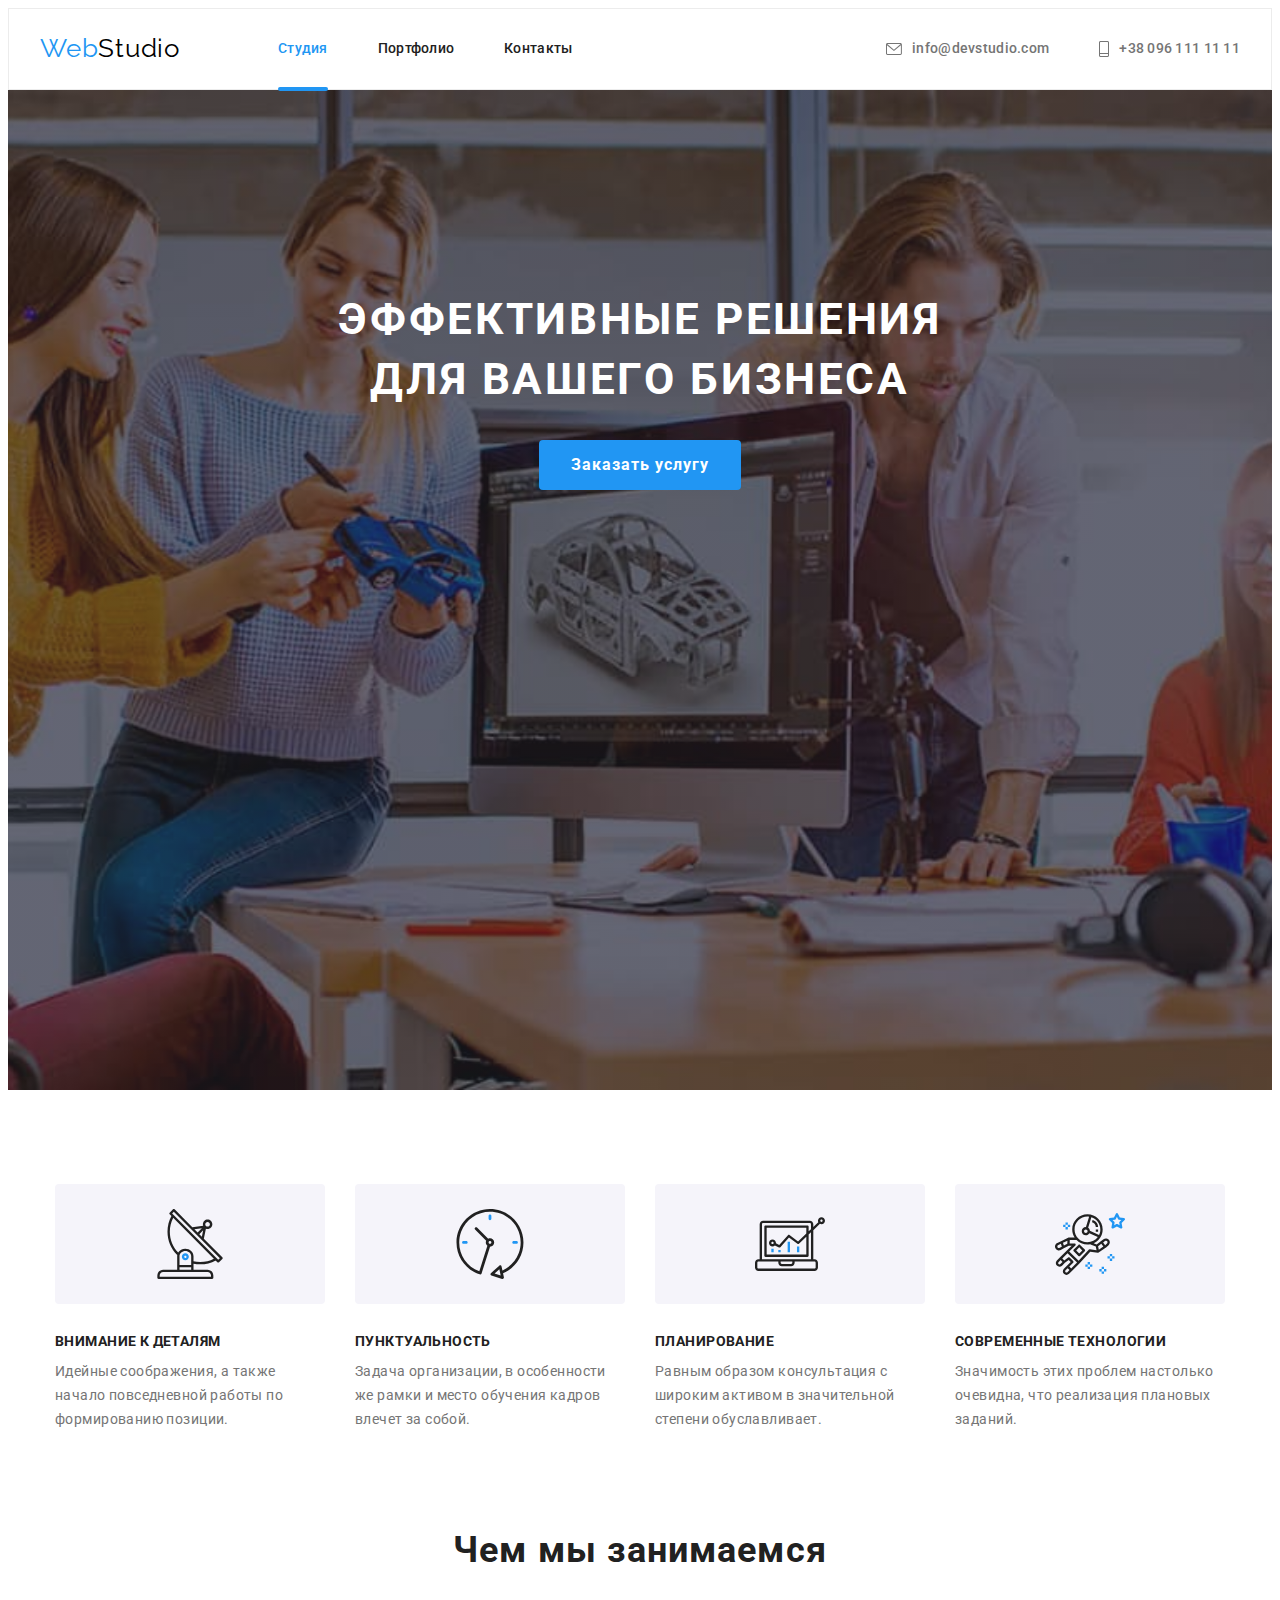
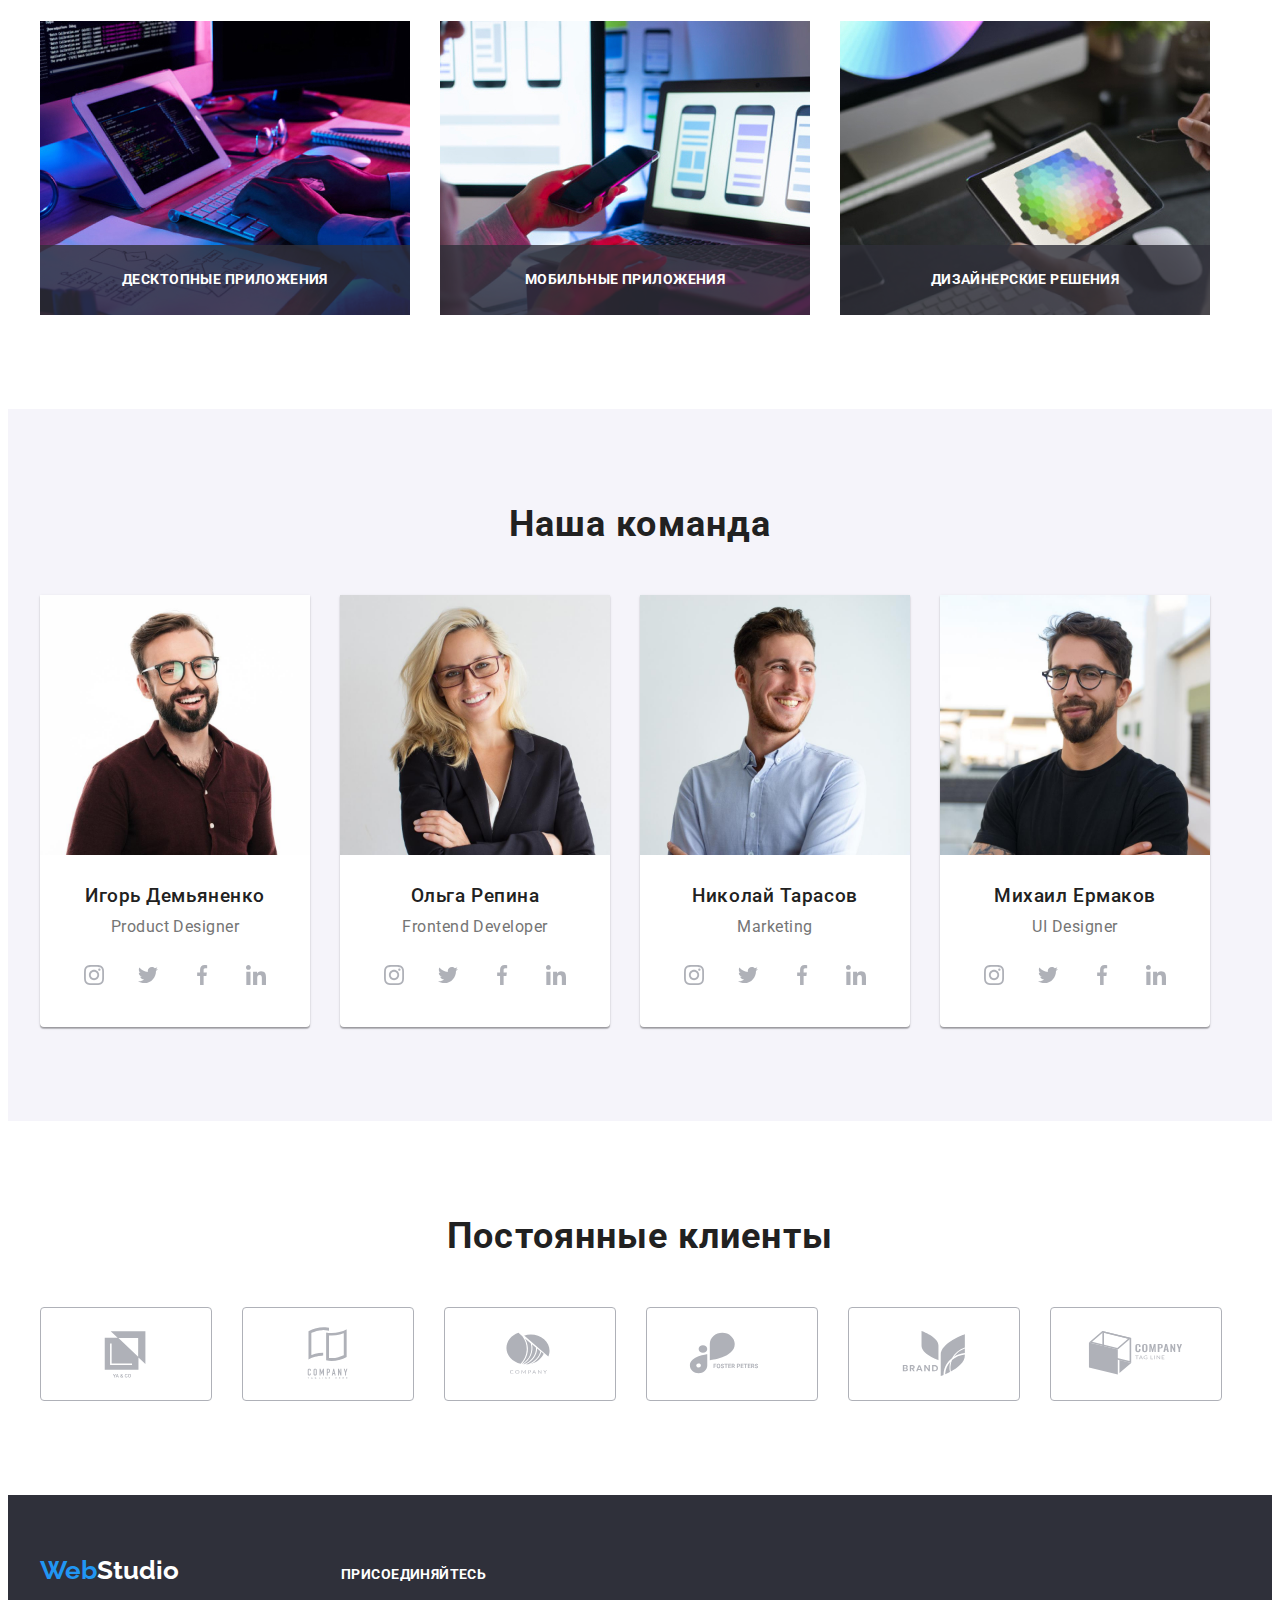
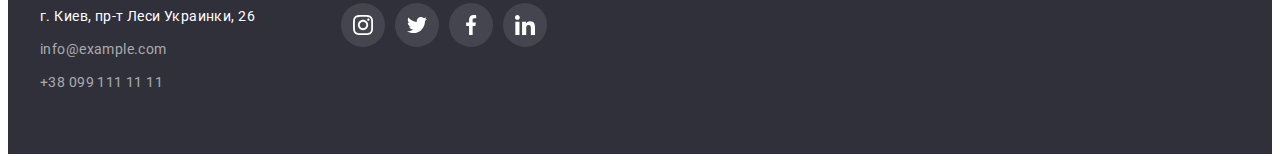
<file: index.html>
<!DOCTYPE html>
<html lang="ru">
<head>
    <meta charset="UTF-8">
    <meta http-equiv="X-UA-Compatible" content="IE=edge">
    <meta name="viewport" content="width=device-width, initial-scale=1.0">
    <title>Web Studio</title>
    <link rel="preconnect" href="https://fonts.googleapis.com">
    <link rel="preconnect" href="https://fonts.gstatic.com" crossorigin>
    <link
        href="https://fonts.googleapis.com/css2?family=Raleway:wght@700&family=Roboto+Slab:wght@400;500;600;900&family=Roboto:wght@400;500;700;900&display=swap"
        rel="stylesheet">
        <link rel="stylesheet" href="https://cdnjs.cloudflare.com/ajax/libs/modern-normalize/1.1.0/modern-normalize.min.css"
            integrity="sha512-wpPYUAdjBVSE4KJnH1VR1HeZfpl1ub8YT/NKx4PuQ5NmX2tKuGu6U/JRp5y+Y8XG2tV+wKQpNHVUX03MfMFn9Q=="
            crossorigin="anonymous" referrerpolicy="no-referrer" />
        <link rel="stylesheet" href="https://cdnjs.cloudflare.com/ajax/libs/animate.css/4.1.1/animate.min.css" />
    <link rel="stylesheet" href="./css/style.css">
</head>
<body>
<header class="header">
    <div class="container header-container">
        <nav class="header-nav">
            <a class="header-logo link" href="./index.html">Web<span class="studio-dark">Studio</span></a>
        <ul class="list menu-link">
            <li class="menu-item">
                <a href="./index.html" class="menu-list current link">Студия</a>
            </li>
            <li class="menu-item">
                <a href="./portfolio.html" class="menu-list link">Портфолио</a>
            </li>
            <li class="menu-item">
                <a href="mailto:info@devstudio.com-telto:+380961111111" class="menu-list link">Контакты</a>
            </li>
        </ul>
        </nav>
            <ul class="header-contacts list">
                <li class="menu-item">
                    <a href="mailto:info@devstudio.com" class="header-contacts header-email link">
                        <svg class="email-icon">
                            <use href="./img/sprite-connection.svg#icon-envelope"></use>
                        </svg>
                    info@devstudio.com</a></li>
                <li class="menu-item">
                    <a href="telto:+380961111111" class="header-contacts header-tel link">
                        <svg class="tel-icom">
                            <use href="./img/sprite-connection.svg#icon-vector"></use>
                        </svg>
                    +38 096 111 11 11</a></li>
            </ul>
    </div>
</header>
<main>
<section class="section-order order-overlay">
    <div class="container">
        <h1 class="order-text">Эффективные решения<br>
             для вашего бизнеса</h1>
            <button  type="button" data-modal-open class="order-button order-text-button">Заказать услугу</button>
    </div>    
</section>
<section class="section">
    <div class="container">
    <h2 class="features-title">Особенности</h2>
        <ul class="features-list list">
            <li class="features-item">
                <div class="features-icon-bg">
                    <svg class="feature-icon">
                        <use href="./img/features.svg#icon-antenna"></use>
                    </svg>
                </div>
            <h3 class="features-name">Внимание к деталям</h3>
            <p class="features-text">Идейные соображения, а также начало повседневной работы по формированию позиции.</p>
            </li>
            <li class="features-item">
                <div class="features-icon-bg">
                    <svg class="feature-icon">
                        <use href="./img/features.svg#icon-clock"></use>
                    </svg>
                </div>
            <h3 class="features-name">Пунктуальность</h3>
            <p class="features-text">Задача организации, в особенности же рамки и место обучения кадров влечет за собой.</p>
            </li>
            <li class="features-item"> 
                <div class="features-icon-bg">
                    <svg class="feature-icon">
                        <use href="./img/features.svg#icon-diagram"></use>
                    </svg>
                </div>
            <h3 class="features-name">Планирование</h3>
            <p class="features-text">Равным образом консультация с широким активом в значительной степени обуславливает.</p>
            </li>
            <li class="features-item">
                <div class="features-icon-bg">
                    <svg class="feature-icon">
                        <use href="./img/features.svg#icon-astronaut"></use>
                    </svg>
                </div>
            <h3 class="features-name">Современные технологии</h3>
            <p class="features-text">Значимость этих проблем настолько очевидна, что реализация плановых заданий.</p>
            </li>
        </ul> 
    </div>  
</section>
<section class="section-activities">
    <div class="container">
    <h2 class="activities-title">Чем мы занимаемся</h2>
        <ul class="activities-list list">
            <li class="activities-item">
            <img src="./img/coding.jpg" alt="программист набирает код" width="370" height="294">
            <p class="activities-text">Десктопные приложения</p>
            </li>
            <li class="activities-item">
            <img src="./img/phone-and-notebook.jpg" alt="веб дизайнер применяет телефон в разработке" width="370" height="294">
            <p class="activities-text">Мобильные приложения</p>
            </li>
            <li class="activities-item">
            <img src="./img/designering.jpg" alt="дизайнер выбирает цвет" width="370" height="294">
            <p class="activities-text">Дизайнерские решения</p>
            </li>
        </ul>
   </div> 
</section>
<section class="section section-team">
    <div class="container">
    <h2 class="team-title">Наша команда</h2>
    <ul class="team-list list">
        <li class="team-item">
            <img src="./img/igor-d.jpg" alt="игорь демьяненко" width="270" height="260">
            <div class="team-content">
                <h3 class="team-member">Игорь Демьяненко</h3>
                <p lang="en" class="team-profession">Product Designer</p>
                <ul class="team-social social-list list">
                    <li class="social-item">
                        <a href="" class="social-link">
                            <svg class="social-icon">
                                <use 
                                    href="./img/sprite-icon.svg#icon-instagram">
                                </use>
                            </svg>
                        </a>
                    </li>
                    <li class="social-item">
                        <a href="" class="social-link">
                            <svg class="social-icon">
                                <use 
                                    href="./img/sprite-icon.svg#icon-twitter">
                                </use>
                            </svg>
                        </a>
                    </li>
                    <li class="social-item">
                        <a href="" class="social-link">
                            <svg class="social-icon">
                                <use 
                                    href="./img/sprite-icon.svg#icon-facebook">
                                </use>
                            </svg>
                        </a>
                    </li>
                    <li class="social-item">
                        <a href="" class="social-link">
                            <svg class="social-icon">
                                <use 
                                    href="./img/sprite-icon.svg#icon-linkedin">
                                </use>
                            </svg>
                        </a>
                    </li>
                </ul>
            </div>
        </li>
        <li class="team-item">
            <img src="./img/olga-r.jpg" alt="ольга репина" width="270" height="260">
            <div class="team-content">
                <h3 class="team-member">Ольга Репина</h3>
                <p lang="en" class="team-profession">Frontend Developer</p>
                <ul class="team-social social-list list">
                    <li class="social-item">
                        <a href="" class="social-link">
                            <svg class="social-icon">
                                <use href="./img/sprite-icon.svg#icon-instagram">
                                </use>
                            </svg>
                         </a>
                    </li>
                    <li class="social-item">
                        <a href="" class="social-link">
                            <svg class="social-icon">
                                <use href="./img/sprite-icon.svg#icon-twitter">
                                </use>
                            </svg>
                        </a>
                    </li>
                    <li class="social-item">
                        <a href="" class="social-link">
                            <svg class="social-icon">
                                <use href="./img/sprite-icon.svg#icon-facebook">
                                </use>
                            </svg>
                        </a>
                    </li>
                    <li class="social-item">
                        <a href="" class="social-link">
                            <svg class="social-icon">
                                <use href="./img/sprite-icon.svg#icon-linkedin">
                                </use>
                            </svg>
                        </a>
                    </li>
                </ul>
            </div>
        </li>
        <li class="team-item">
            <img src="./img/nickolay-t.jpg" alt="николай тарасов" width="270" height="260">
            <div class="team-content">
                <h3 class="team-member">Николай Тарасов</h3>
                <p lang="en" class="team-profession">Marketing</p>
                <ul class="team-social social-list list">
                    <li class="social-item">
                        <a href="" class="social-link">
                            <svg class="social-icon">
                                <use href="./img/sprite-icon.svg#icon-instagram">
                                </use>
                            </svg>
                        </a>
                    </li>
                    <li class="social-item">
                        <a href="" class="social-link">
                            <svg class="social-icon">
                                <use href="./img/sprite-icon.svg#icon-twitter">
                                </use>
                            </svg>
                        </a>
                    </li>
                    <li class="social-item">
                        <a href="" class="social-link">
                            <svg class="social-icon">
                                <use href="./img/sprite-icon.svg#icon-facebook">
                                </use>
                            </svg>
                        </a>
                    </li>
                    <li class="social-item">
                        <a href="" class="social-link">
                            <svg class="social-icon">
                                <use href="./img/sprite-icon.svg#icon-linkedin">
                                </use>
                            </svg>
                        </a>
                    </li>
                </ul>
            </div>
        </li>
        <li class="team-item">
            <img src="./img/michael-e.jpg" alt="михаил ермаков" width="270" height="260">
            <div class="team-content">
                <h3 class="team-member">Михаил Ермаков</h3>
                <p lang="en" class="team-profession">UI Designer</p>
                <ul class="team-social social-list list">
                    <li class="social-item">
                        <a href="" class="social-link">
                            <svg class="social-icon">
                                <use href="./img/sprite-icon.svg#icon-instagram">
                                </use>
                            </svg>
                        </a>
                    </li>
                    <li class="social-item">
                        <a href="" class="social-link">
                            <svg class="social-icon">
                                <use href="./img/sprite-icon.svg#icon-twitter">
                                </use>
                            </svg>
                        </a>
                    </li>
                    <li class="social-item">
                        <a href="" class="social-link">
                            <svg class="social-icon">
                                <use href="./img/sprite-icon.svg#icon-facebook">
                                </use>
                            </svg>
                        </a>
                    </li>
                    <li class="social-item">
                        <a href="" class="social-link">
                            <svg class="social-icon">
                                <use href="./img/sprite-icon.svg#icon-linkedin">
                                </use>
                            </svg>
                        </a>
                    </li>
                </ul>
            </div> 
        </li>
    </ul>
    </div>
</section>
<section class="section">
    <div class="container">
        <h2 class="clients-title">Постоянные клиенты</h2>
            <ul class="clients-list list">
                <li class="client-item current">
                    <a href="" class="client-link">
                       <svg class="client-icon">
                           <use href="./img/company-logo.svg#icon-ya-co">
                           </use>
                       </svg>
                    </a>
                </li>
                <li class="client-item">
                    <a href="" class="client-link">
                       <svg class="client-icon">
                           <use href="./img/company-logo.svg#icon-tegline">
                           </use>
                       </svg>
                    </a>
                </li>
                <li class="client-item">
                    <a href="" class="client-link">
                       <svg class="client-icon">
                           <use href="./img/company-logo.svg#icon-company">
                           </use>
                       </svg>
                    </a>
                </li>
                <li class="client-item">
                    <a href="" class="client-link">
                       <svg class="client-icon">
                           <use href="./img/company-logo.svg#icon-foster">
                           </use>
                       </svg>
                    </a>
                </li>
                <li class="client-item">
                    <a href="" class="client-link">
                       <svg class="client-icon">
                           <use href="./img/company-logo.svg#icon-brand">
                           </use>
                       </svg>
                    </a>
                </li>
                <li class="client-item">
                    <a href="" class="client-link">
                       <svg class="client-icon">
                           <use href="./img/company-logo.svg#icon-teg-line">
                           </use>
                       </svg>
                    </a>    
                </li>
            </ul>
    </div>
</section>
</main>
<footer class="footer">
    <div class="footer-container container">
        <div class="footer-left">
        <a href="./index.html" class="footer-logo link">Web<span class="studio-light">Studio</span></a>
            <address class="adress">
                    <ul class="footer-list list">
                        <li class="footer-item"><a href="#" class="adress-link link">г. Киев, пр-т Леси Украинки, 26</a></li>
                        <li class="footer-item"><a href="mailto:info@example.com" class="contacts-link link">info@example.com</a></li>
                        <li class="footer-item"><a href="telto:+380991111111" class="contacts-link link">+38 099 111 11 11</a></li>
                    </ul>
            </address>
        </div> 
        <div class="social">
            <p class="footer-social">Присоединяйтесь</p> 
            <ul class="footer-social-list list">
                <li class="social-item">
                    <a href="" class="social-link">
                        <svg class="footer-social-icon">
                            <use href="./img/sprite-icon.svg#icon-instagram">
                            </use>
                        </svg>
                    </a>
                </li>
                <li class="social-item">
                    <a href="" class="social-link">
                        <svg class="footer-social-icon">
                            <use href="./img/sprite-icon.svg#icon-twitter">
                            </use>
                        </svg>
                    </a>
                </li>
                <li class="social-item">
                    <a href="" class="social-link">
                        <svg class="footer-social-icon">
                            <use href="./img/sprite-icon.svg#icon-facebook">
                            </use>
                        </svg>
                    </a>
                </li>
                <li class="social-item">
                    <a href="" class="social-link">
                        <svg class="footer-social-icon">
                            <use href="./img/sprite-icon.svg#icon-linkedin">
                            </use>
                        </svg>
                    </a>
                </li>
            </ul>
        </div>
    </div>
</footer>
<div class="backdrop is-hidden" data-modal>
    <div class="modal">
        <button type="button" class="modal-btn" data-modal-close>
            <svg class="modal-icon">
                <use href="./img/close.svg#icon-close"></use>
            </svg>
        </button>
    </div>
</div>
<script src="./js/modal.js"></script>
</body>
</html>
</file>
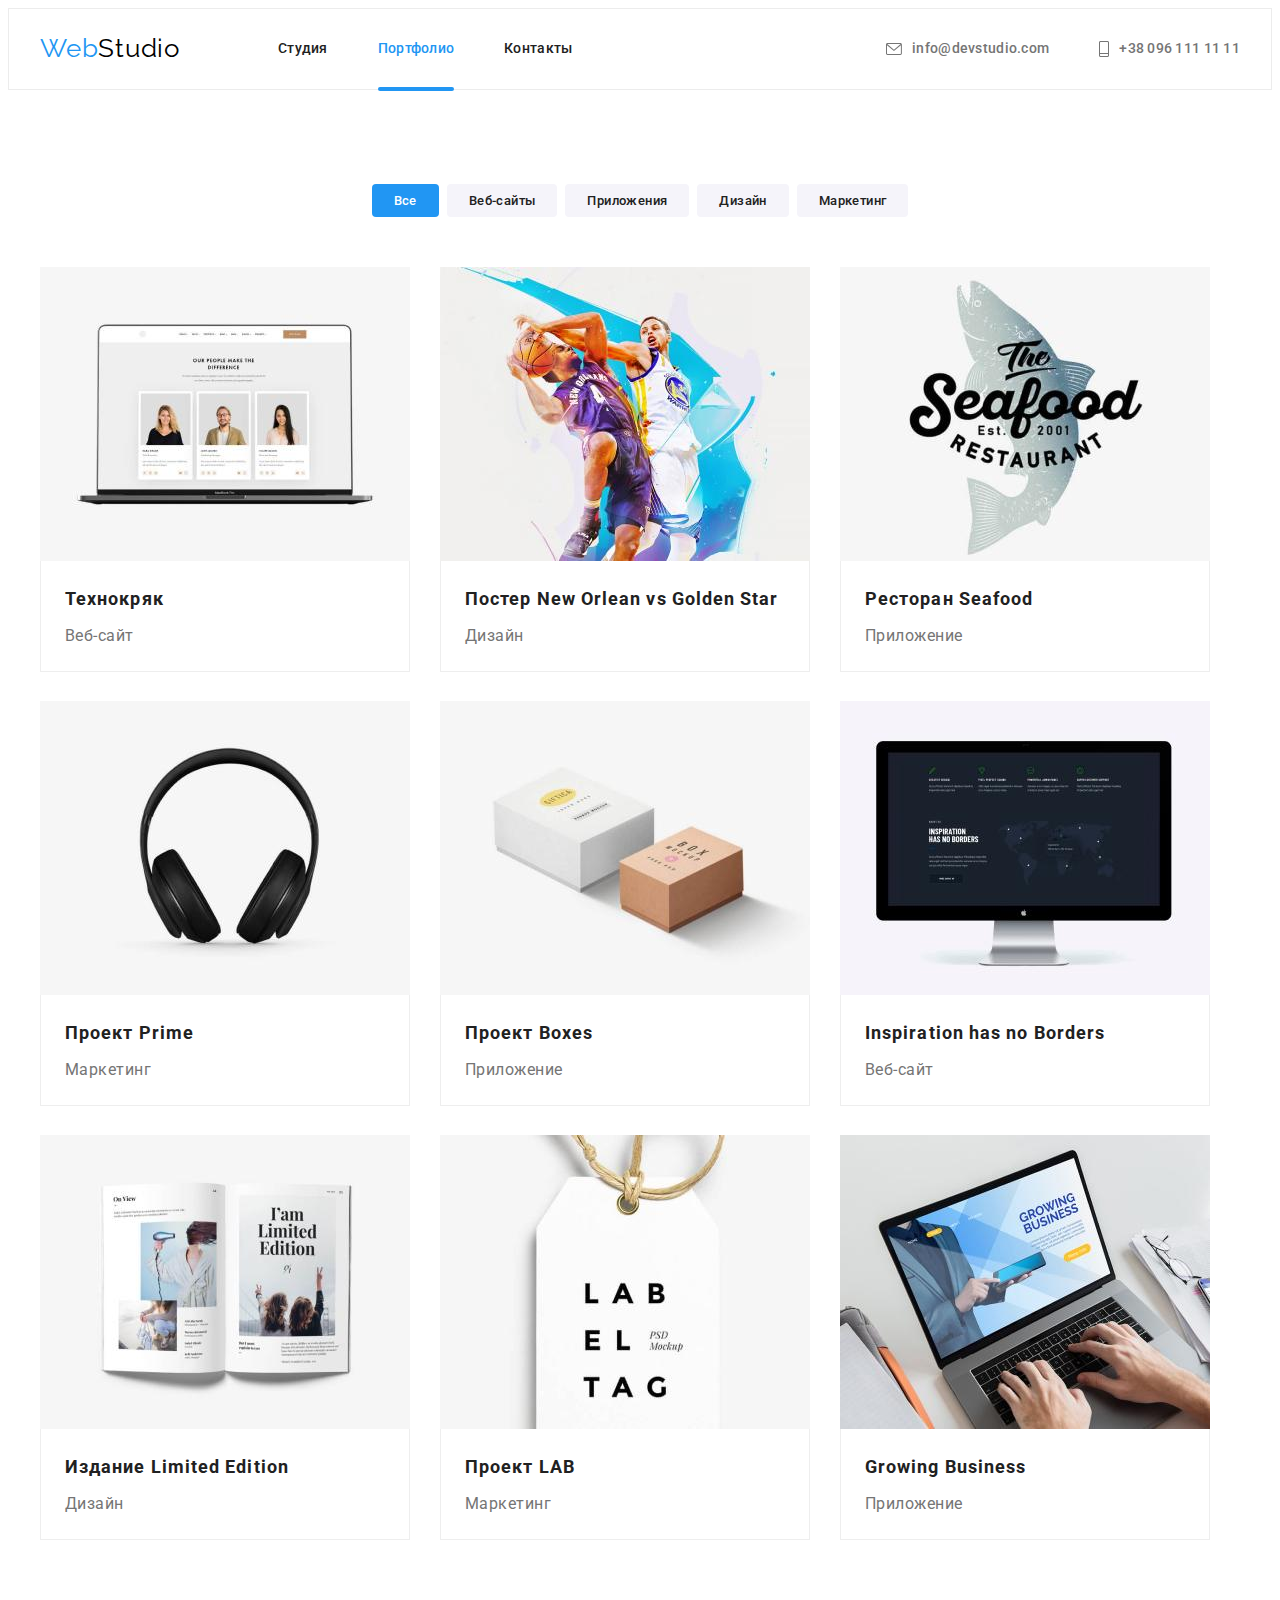
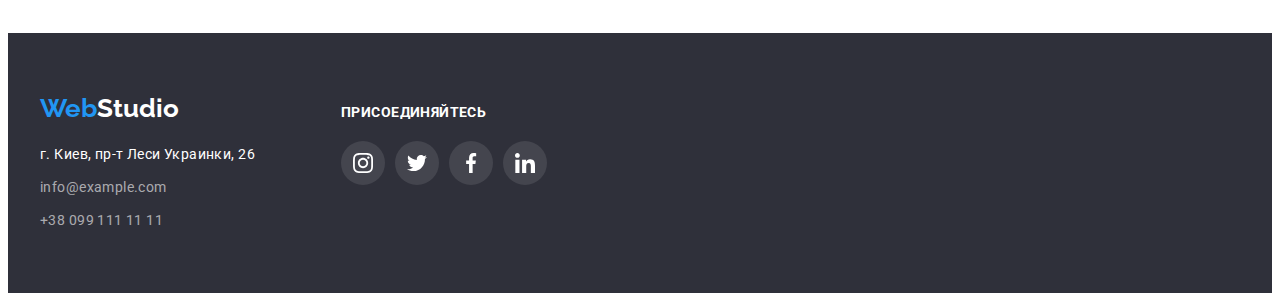
<file: portfolio.html>
<!DOCTYPE html>
<html lang="ru">

<head>
    <meta charset="UTF-8">
    <meta http-equiv="X-UA-Compatible" content="IE=edge">
    <meta name="viewport" content="width=device-width, initial-scale=1.0">
    <title>Web Studio</title>
    <link rel="preconnect" href="https://fonts.googleapis.com">
    <link rel="preconnect" href="https://fonts.gstatic.com" crossorigin>
    <link
        href="https://fonts.googleapis.com/css2?family=Raleway:wght@700&family=Roboto+Slab:wght@400;500;600;900&family=Roboto:wght@400;500;700;900&display=swap"
        rel="stylesheet">
    <link rel="stylesheet" href="https://cdnjs.cloudflare.com/ajax/libs/modern-normalize/1.1.0/modern-normalize.min.css"
        integrity="sha512-wpPYUAdjBVSE4KJnH1VR1HeZfpl1ub8YT/NKx4PuQ5NmX2tKuGu6U/JRp5y+Y8XG2tV+wKQpNHVUX03MfMFn9Q=="
        crossorigin="anonymous" referrerpolicy="no-referrer"/>
    <link rel="stylesheet" href="https://cdnjs.cloudflare.com/ajax/libs/animate.css/4.1.1/animate.min.css"/>
    <link rel="stylesheet" href="./css/style.css">
</head>

<body>
    <header class="header">
        <div class="container header-container">
            <nav class="header-nav">
                <a lang="en" class="header-logo link" href="./index.html">Web<span class="studio-dark">Studio</span></a>
                <ul class="list menu-link">
                    <li class="menu-item"><a href="./index.html" class="menu-list link">Студия</a></li>
                    <li class="menu-item"><a href="./portfolio.html" class="menu-list current link">Портфолио</a></li>
                    <li class="menu-item"><a href="mailto:info@devstudio.com-telto:+380961111111" class="menu-list link">Контакты</a></li>
                </ul>
            </nav>
                <ul class="header-contacts list">
                    <li class="menu-item">
                        <a href="mailto:info@devstudio.com" class="header-contacts header-email link">
                            <svg class="email-icon">
                                <use href="./img/sprite-connection.svg#icon-envelope"></use>
                            </svg>
                            info@devstudio.com
                        </a>
                    </li>
                    <li class="menu-item">
                        <a href="telto:+380961111111" class="header-contacts header-tel link">
                            <svg class="tel-icom">
                                <use href="./img/sprite-connection.svg#icon-vector"></use>
                            </svg>
                            +38 096 111 11 11
                        </a>
                    </li>
                </ul>
        </div>
    </header>
<main>
    <section class="section">
        <div class="container">
        <h1 class="projects">Фильтры</h1>
            <ul class="projects-list list">
                <li class="projects-item"><button type="button" class="button active-button current acсent-button">Все</button></li>
                <li class="projects-item"><button type="button" class="button active-button">Веб-сайты</button></li>
                <li class="projects-item"><button type="button" class="button active-button">Приложения</button></li>
                <li class="projects-item"><button type="button" class="button active-button">Дизайн</button></li>
                <li class="projects-item"><button type="button" class="button active-button">Маркетинг</button></li>
            </ul>
            <ul class="projects-navigation list">
                <li class="projects-icons">
                    <a href="#" class="projects-element">
                        <div class="projects-overflow">
                            <img src="./img/photo-web-site.jpg" alt="фотография сайта на экране" height="294">
                            <p class="projects-description">Технокряк это современная площадка распространения коронавируса. Компании используют эту платформу для цифрового
                            шпионажа и атак на защищённые сервера конкурентов.
                            </p>
                        </div>
                        <div class="projects-content">
                            <h2 class="projects-title">Технокряк</h2>
                            <p class="projects-text">Веб-сайт</p>
                        </div>
                    </a>
                </li>
                <li class="projects-icons">
                    <a href="#" class="projects-element">
                        <div class="projects-overflow">
                            <img src="./img/bascketball.jpg" alt="баскетболлисты" height="294">
                            <p class="projects-description">Технокряк это современная площадка распространения коронавируса. Компании используют эту
                                платформу для цифрового
                                шпионажа и атак на защищённые сервера конкурентов.
                            </p>
                        </div>
                        <div class="projects-content">
                            <h2 class="projects-title">Постер New Orlean vs Golden Star</h2>
                            <p class="projects-text">Дизайн</p>
                        </div>
                    </a>
                </li>
                <li class="projects-icons">
                    <a href="#" class="projects-element">
                        <div class="projects-overflow">
                            <img src="./img/seafood.jpg" alt="ресторан seafood" height="294">
                            <p class="projects-description">Технокряк это современная площадка распространения коронавируса. Компании используют эту
                                платформу для цифрового
                                шпионажа и атак на защищённые сервера конкурентов.
                            </p>
                        </div>
                        <div class="projects-content">
                            <h2 class="projects-title">Ресторан Seafood</h2>
                            <p class="projects-text">Приложение</p>
                        </div>
                    </a>
                </li>
                <li class="projects-icons">
                    <a href="#" class="projects-element">
                        <div class="projects-overflow">
                            <img src="./img/headphones.jpg" alt="наушники" height="294">
                            <p class="projects-description">Технокряк это современная площадка распространения коронавируса. Компании используют эту
                                платформу для цифрового
                                шпионажа и атак на защищённые сервера конкурентов.
                            </p>
                        </div>
                        <div class="projects-content">
                            <h2 class="projects-title">Проект Prime</h2>
                            <p class="projects-text">Маркетинг</p>
                        </div>
                    </a>
                </li>
                <li class="projects-icons">
                    <a href="#" class="projects-element">
                        <div class="projects-overflow">
                            <img src="./img/boxes.jpg" alt="коробки" height="294">
                            <p class="projects-description">Технокряк это современная площадка распространения коронавируса. Компании используют эту
                                платформу для цифрового
                                шпионажа и атак на защищённые сервера конкурентов.
                            </p>
                        </div>
                        <div class="projects-content">
                            <h2 class="projects-title">Проект Boxes</h2>
                            <p class="projects-text">Приложение</p>
                        </div>
                    </a>
                </li>
                <li class="projects-icons">
                    <a href="#" class="projects-element">
                        <div class="projects-overflow">
                            <img src="./img/monitor.jpg" alt="монитор" height="294">
                            <p class="projects-description">Технокряк это современная площадка распространения коронавируса. Компании используют эту
                                платформу для цифрового
                                шпионажа и атак на защищённые сервера конкурентов.
                            </p>
                        </div>
                        <div class="projects-content">
                            <h2 class="projects-title">Inspiration has no Borders</h2>
                            <p class="projects-text">Веб-сайт</p>
                        </div>
                    </a>
                </li>
                <li class="projects-icons">
                    <a href="#" class="projects-element">
                        <div class="projects-overflow">
                            <img src="./img/edition.jpg" alt="издание" height="294">
                            <p class="projects-description">Технокряк это современная площадка распространения коронавируса. Компании используют эту
                                платформу для цифрового
                                шпионажа и атак на защищённые сервера конкурентов.
                            </p>
                        </div>
                        <div class="projects-content">
                            <h2 class="projects-title">Издание Limited Edition</h2>
                            <p class="projects-text">Дизайн</p>
                        </div>
                    </a>
                </li>
                <li class="projects-icons">
                    <a href="#" class="projects-element">
                        <div class="projects-overflow">
                            <img src="./img/tag.jpg" alt="бирка" height="294">
                            <p class="projects-description">Технокряк это современная площадка распространения коронавируса. Компании используют эту
                                платформу для цифрового
                                шпионажа и атак на защищённые сервера конкурентов.
                            </p>
                        </div>
                        <div class="projects-content">
                            <h2 class="projects-title">Проект LAB</h2>
                            <p class="projects-text">Маркетинг</p>
                        </div>
                    </a>
                </li>
                <li class="projects-icons">
                    <a href="#" class="projects-element">
                        <div class="projects-overflow">
                            <img src="./img/growing-business.jpg" alt="открытый ноутбук" height="294">
                            <p class="projects-description">Технокряк это современная площадка распространения коронавируса. Компании используют эту
                                платформу для цифрового
                                шпионажа и атак на защищённые сервера конкурентов.
                            </p>
                        </div>
                        <div class="projects-content">
                            <h2 lang="en" class="projects-title">Growing Business</h2>
                            <p class="projects-text">Приложение</p>
                        </div>
                    </a>
                </li>
            </ul>
        </div>
    </section>
</main>
<footer class="footer">
    <div class="footer-container container">
        <div class="footer-left">
        <a href="./index.html" class="footer-logo link">Web<span class="studio-light">Studio</span></a>
            <address class="adress">
                <ul class="footer-list list">
                    <li class="footer-item"><a href="#" class="adress-link link">г. Киев, пр-т Леси Украинки, 26</a></li>
                    <li class="footer-item"><a href="mailto:info@example.com" class="contacts-link link">info@example.com</a></li>
                    <li class="footer-item"><a href="telto:+380991111111" class="contacts-link link">+38 099 111 11 11</a></li>
                </ul>
            </address>
        </div>    
        <div class="social">
            <p class="footer-social">Присоединяйтесь</p>
            <ul class="footer-social-list list">
                <li class="social-item">
                    <a href="" class="social-link">
                        <svg class="footer-social-icon">
                            <use href="./img/sprite-icon.svg#icon-instagram">
                            </use>
                        </svg>
                    </a>
                </li>
                <li class="social-item">
                    <a href="" class="social-link">
                        <svg class="footer-social-icon">
                            <use href="./img/sprite-icon.svg#icon-twitter">
                            </use>
                        </svg>
                    </a>
                </li>
                <li class="social-item">
                    <a href="" class="social-link">
                        <svg class="footer-social-icon">
                            <use href="./img/sprite-icon.svg#icon-facebook">
                            </use>
                        </svg>
                    </a>
                </li>
                <li class="social-item">
                    <a href="" class="social-link">
                        <svg class="footer-social-icon">
                            <use href="./img/sprite-icon.svg#icon-linkedin">
                            </use>
                        </svg>
                    </a>
                </li>
            </ul>
        </div>
    </div>
</footer>
</body>
</html>
</file>
<file: css/style.css>
:root {
  --primary-text-color: #757575;
  --line-color: #ececec;
  --border-color: #eeeeee;
  --primary-title-color: #212121;
  --second-title-color: #ffffff;
  --accent-color: #2196f3;
  --order-color: #2f303a;
  --second-accent-color: #188ce8;
  --footer-color: #2f303a;
  --background-color: #f5f4fa;
}

p,
h1,
h2,
h3,
h4,
h5,
h6 {
  margin: 0;
}

ul {
  margin: 0;
  padding: 0;
}

img {
  display: block;
}

.container {
  width: 1200px;
  padding-left: 15px;
  padding-right: 15px;
  margin: 0 auto;
}

.header {
  display: flex;
  align-items: center;
  border: 1px solid var(--line-color);
}

body {
  font-family: 'Roboto', sans-serif;
  background-color: var(--second-title-color);
  color: var(--primary-title-color);
}

.section {
  padding-top: 94px;
  padding-bottom: 94px;
}

.list {
  list-style: none;
}

.link {
  text-decoration: none;
}

/*--логотип--*/

.header-container {
  display: flex;
  align-items: center;
}

.header-nav {
  display: flex;
  align-items: center;
}

.header-logo {
  color: var(--accent-color);
  font-family: 'Raleway', sans-serif;
  font-size: 26px;
  line-height: 1.19;
  letter-spacing: 0.03em;
  margin-right: 93px;
}

.header-logo.link {
  display: block;
  padding-top: 24px;
  padding-bottom: 25px;
  width: 145px;
}

.studio-dark {
  color: #000;
  font-family: 'Raleway', sans-serif;
  font-size: 26px;
}

/*--меню навигации--*/

.menu-link {
  display: flex;
}

.menu-link .menu-item:not(:last-child) {
  margin-right: 50px;
}

.menu-list {
  display: block;
  font-weight: 500;
  font-size: 14px;
  line-height: 1.14;
  letter-spacing: 0.02em;
  color: var(--header-color);
  padding-top: 32px;
  padding-bottom: 32px;
  transition: color 250ms cubic-bezier(0.4, 0, 0.2, 1);
}

.menu-list:hover,
.menu-list:focus,
.menu-list.current,
.header-contacts:hover,
.header-contacts:focus {
  color: var(--accent-color);
}

.menu-item {
  position: relative;
  display: inline-flex;
}

.menu-item .current::after {
  content: '';
  display: block;
  width: 100%;
  height: 4px;
  bottom: -2px;
  justify-content: center;
  align-items: center;
  border-radius: 2px;
  background-color: var(--accent-color);
  position: absolute;
}

/*--контакты--*/

.header-contacts {
  display: inline-flex;
  margin-left: auto;
  color: var(--primary-text-color);
  font-weight: 500;
  font-size: 14px;
  line-height: 1.14;
  letter-spacing: 0.02em;
  transition: color 250ms cubic-bezier(0.4, 0, 0.2, 1);
}

.header-email,
.header-tel {
  padding-top: 32px;
  padding-bottom: 32px;
  align-items: center;
}

.email-icon {
  width: 16px;
  height: 12px;
}

.tel-icom {
  width: 10px;
  height: 16px;
}

.tel-icom,
.email-icon {
  align-items: center;
  fill: var(--primary-text-color);
}

.header-contacts:hover .tel-icom,
.header-contacts:focus .tel-icom,
.header-contacts:hover .email-icon,
.header-contacts:focus .email-icon {
  fill: var(--accent-color);
}

.header-contacts .menu-item + .menu-item {
  margin-left: 50px;
}

.menu-item .email-icon,
.menu-item .tel-icom {
  margin-right: 10px;
}

/*--эффективные решения для вашего бизнеса--*/

.section-order {
  display: flex;
  flex-wrap: wrap;
  padding-top: 200px;
  padding-bottom: 200px;
  background-color: var(--order-color);
}

.order-overlay {
  max-width: 1600px;
  height: 600px;
  margin-left: auto;
  margin-right: auto;
  background-image: linear-gradient(rgba(47, 48, 58, 0.4), rgba(47, 48, 58, 0.4)),
    url('../img/designers.jpg');
  background-repeat: no-repeat;
  background-position: center;
  background-size: cover;
}

.order-text {
  text-transform: uppercase;
  font-weight: bold;
  font-size: 44px;
  line-height: 1.36;
  text-align: center;
  letter-spacing: 0.06em;
  align-items: center;
  justify-content: center;
  color: var(--second-title-color);
  margin-bottom: 30px;
}

.order-button {
  display: block;
  font-family: Roboto;
  font-style: normal;
  font-weight: bold;
  font-size: 16px;
  line-height: 1.88;
  justify-content: center;
  letter-spacing: 0.06em;
  height: 50px;
  color: var(--second-title-color);
  background-color: var(--accent-color);
  border-radius: 4px;
  border: 0;
  cursor: pointer;
  margin: 0 auto;
  transition: background-color 250ms cubic-bezier(0.4, 0, 0.2, 1);
}

.order-text-button {
  padding: 10px 32px;
}

.order-button:focus,
.order-button:hover {
  cursor: pointer;
  background-color: var(--second-accent-color);
}

/*--особенности--*/

.features-list {
  display: flex;
  justify-content: center;
}

.features-item:not(:last-child) {
  margin-right: 30px;
}

.features-title {
  visibility: hidden;
  display: none;
}

.features-name {
  text-transform: uppercase;
  font-weight: bold;
  margin-bottom: 10px;
  font-size: 14px;
  line-height: 1.14;
  letter-spacing: 0.03em;
  color: var(--primary-title-color);
  width: 270px;
  height: 16px;
}

.features-icon-bg {
  display: flex;
  justify-content: center;
  align-items: center;
  height: 120px;
  width: 270px;
  margin-bottom: 30px;
  border-radius: 4px;
  background: var(--background-color);
}

.feature-icon {
  width: 70px;
  height: 70px;
}

.features-text {
  font-weight: normal;
  font-size: 14px;
  line-height: 1.71;
  letter-spacing: 0.03em;
  color: var(--primary-text-color);
  width: 270px;
  height: 75px;
}

/*--чем мы занимаемся--*/

.section-activities {
  padding-bottom: 94px;
}

.activities-list {
  display: flex;
}

.activities-item:not(:last-child) {
  margin-right: 30px;
}

.activities-item {
  position: relative;
}

.activities-title {
  font-weight: bold;
  font-size: 36px;
  line-height: 1.17;
  text-align: center;
  letter-spacing: 0.03em;
  color: var(--primary-title-color);
  margin-bottom: 50px;
}

.activities-text {
  font-family: Roboto;
  font-style: normal;
  font-weight: 700;
  font-size: 14px;
  line-height: 1.14;
  text-align: center;
  letter-spacing: 0.03em;
  text-transform: uppercase;
  color: var(--second-title-color);
  background: rgba(47, 48, 58, 0.8);

  display: flex;
  align-items: center;
  justify-content: center;
  position: absolute;
  width: 100%;
  height: 70px;
  left: 0px;
  bottom: 0px;
}

/*--наша команда--*/

.section-team {
  background-color: var(--background-color);
}

.team-list {
  display: flex;
}

.team-title {
  font-family: inherit;
  font-weight: bold;
  font-size: 36px;
  line-height: 1.17;
  letter-spacing: 0.03em;
  color: var(--primary-title-color);
  text-align: center;
  margin-bottom: 50px;
}

.team-item:not(:last-child) {
  margin-right: 30px;
}

.team-item {
  background-color: var(--second-title-color);
  border-radius: 0px 0px 4px 4px;
  box-shadow: 0px 1px 3px rgba(0, 0, 0, 0.12), 0px 1px 1px rgba(0, 0, 0, 0.14),
    0px 2px 1px rgba(0, 0, 0, 0.2);
}

.team-content {
  padding: 30px 32px;
}

.team-member {
  font-weight: 500;
  line-height: 1.19;
  letter-spacing: 0.03em;
  text-align: center;
  color: var(--primary-title-color);
  margin-bottom: 10px;
}

.team-profession {
  line-height: 1.19;
  letter-spacing: 0.03em;
  text-align: center;
  color: var(--primary-text-color);
  margin-bottom: 16px;
}

.social-list {
  display: flex;
  justify-content: center;
}

.social-item {
  width: 44px;
  height: 44px;
}

.social-item:not(:last-child) {
  margin-right: 10px;
}

.social-link {
  width: 100%;
  height: 100%;
  border-radius: 50%;
  display: flex;
  align-items: center;
  justify-content: center;
  cursor: pointer;
  color: #afb1b8;
  background-color: var(--second-title-color);
  transition: background-color 250ms cubic-bezier(0.4, 0, 0.2, 1);
}

.social-link:hover,
.social-link:focus {
  background-color: var(--accent-color);
}

.social-icon {
  fill: currentColor;
  width: 20px;
  height: 20px;
  transition: fill 250ms cubic-bezier(0.4, 0, 0.2, 1);
}

.social-link:hover .social-icon,
.social-link:focus .social-icon {
  fill: var(--second-title-color);
}

/*--постоянные клиенты--*/

.clients-title {
  font-family: inherit;
  font-style: normal;
  font-weight: bold;
  font-size: 36px;
  line-height: 1.17;
  text-align: center;
  letter-spacing: 0.03em;
  color: var(--primary-title-color);
  margin-bottom: 50px;
}

.clients-list {
  display: flex;
  box-sizing: border-box;
}

.client-item {
  justify-content: center;
}

.client-item:not(:last-child) {
  margin-right: 30px;
}

.client-link {
  width: 170px;
  height: 92px;
  display: flex;
  align-items: center;
  justify-content: center;
  border: 1px solid currentColor;
  border-radius: 4px;
  color: #afb1b8;
  transition: border 250ms cubic-bezier(0.4, 0, 0.2, 1);
}

.client-link:hover,
.client-link:focus,
.client-link.current {
  border-color: var(--accent-color);
}

.client-link:hover .client-icon,
.client-link:focus .client-icon {
  fill: var(--accent-color);
}

.client-icon {
  fill: currentColor;
  width: 106px;
  height: 60px;
  border-radius: 4px;
  justify-content: center;
  align-items: center;
  transition: fill 250ms cubic-bezier(0.4, 0, 0.2, 1);
}

/*--Футер--*/

.footer {
  padding-top: 60px;
  padding-bottom: 60px;
  background-color: var(--footer-color);
  display: flex;
}

.footer-container {
  display: flex;
  align-items: baseline;
}

.footer-left {
  width: 231px;
  margin-right: 70px;
  display: block;
}

.footer-item:not(:last-child) {
  margin-bottom: 9px;
}

.footer-logo {
  font-family: 'Raleway', sans-serif;
  font-style: normal;
  font-weight: 700;
  font-size: 26px;
  text-decoration: none;
  display: flex;
  margin-bottom: 20px;
  color: var(--accent-color);
}

.studio-light {
  color: var(--second-title-color);
  font-family: 'Raleway', sans-serif;
  font-size: 26px;
}

.adress {
  font-style: normal;
  display: block;
}

.adress-link {
  font-size: 14px;
  line-height: 1.71;
  letter-spacing: 0.03em;
  color: var(--second-title-color);
}

.contacts-link {
  font-size: 14px;
  line-height: 1.71;
  letter-spacing: 0.03em;
  color: rgba(255, 255, 255, 0.6);
  transition: color 250ms cubic-bezier(0.4, 0, 0.2, 1);
}

.contacts-link:focus,
.contacts-link:hover {
  color: var(--accent-color);
}

.social {
  width: 206px;
}

.footer-social {
  font-family: Roboto;
  font-style: normal;
  font-weight: bold;
  display: flex;
  font-size: 14px;
  line-height: 1.14;
  letter-spacing: 0.03em;
  text-transform: uppercase;
  color: var(--second-title-color);
  margin-bottom: 20px;
}

.footer-social-list {
  display: flex;
  justify-content: center;
}

.footer-social-list .social-link {
  width: 100%;
  height: 100%;
  border-radius: 50%;
  display: flex;
  align-items: center;
  justify-content: center;
  cursor: pointer;
  background: rgba(255, 255, 255, 0.1);
  transition: background-color 250ms cubic-bezier(0.4, 0, 0.2, 1);
}

.social-link:hover,
.social-link:focus {
  background-color: var(--accent-color);
  fill: currentColor;
}

.footer-social-icon {
  fill: var(--second-title-color);
  width: 20px;
  height: 20px;
}

/*-----------projects-----------*/

.projects,
.projects:hover {
  visibility: hidden;
  display: none;
}

.projects-title {
  font-size: 18px;
  line-height: 2;
  letter-spacing: 0.06em;
  color: var(--primary-title-color);
  text-align: start;
  margin-bottom: 4px;
}

.projects-list {
  font-family: inherit;
  display: flex;
  justify-content: center;
  margin-bottom: 50px;
}

.projects-item:not(:last-child) {
  margin-right: 8px;
}

.projects-text {
  line-height: 1.88;
  letter-spacing: 0.03em;
  color: var(--primary-text-color);
  text-align: start;
}

.button {
  font-family: inherit;
  font-weight: 500;
  line-height: 1.6;
  text-align: center;
  letter-spacing: 0.03em;
  border-radius: 4px;
  border: 0;
  cursor: pointer;
  background-color: var(--background-color);
  color: var(--primary-title-color);
  padding: 6px 22px;
  transition: color 250ms cubic-bezier(0.4, 0, 0.2, 1),
    background-color 250ms cubic-bezier(0.4, 0, 0.2, 1),
    box-shadow 250ms cubic-bezier(0.4, 0, 0.2, 1);
}

.acсent-button {
  background-color: var(--accent-color);
  color: var(--second-title-color);
}

.button .current,
.button:focus,
.button:hover,
.button.active-button :hover,
.button.active-button :focus {
  background-color: var(--accent-color);
  color: var(--second-title-color);
  box-shadow: 0px 3px 1px rgba(0, 0, 0, 0.1), 0px 1px 2px rgba(0, 0, 0, 0.08),
    0px 2px 2px rgba(0, 0, 0, 0.12);
}

.projects-navigation {
  display: flex;
  flex-wrap: wrap;
}

.projects-icons {
  width: 370px;
  height: 404px;
  display: flex;
  margin-right: 30px;
  margin-bottom: 30px;
}

.projects-icons:hover .projects-description {
  transform: translateY(0%);
}

.projects-element {
  text-decoration: none;
  display: block;
  transition: box-shadow 250ms cubic-bezier(0.4, 0, 0.2, 1);
}

.projects-element:hover,
.projects-element:focus {
  box-sizing: border-box;
  box-shadow: 0px 1px 1px rgba(0, 0, 0, 0.12), 0px 4px 4px rgba(0, 0, 0, 0.06),
    1px 4px 6px rgba(0, 0, 0, 0.16);
}

.projects-icons:nth-child(3n) {
  margin-right: 0px;
}

.projects-icons:nth-last-child(-n + 3) {
  margin-bottom: 0px;
}

.projects-content {
  padding: 20px 24px;
  border-left: 1px solid var(--border-color);
  border-right: 1px solid var(--border-color);
  border-bottom: 1px solid var(--border-color);
}

.projects-overflow {
  position: relative;
  overflow: hidden;
  display: flex;
}

.projects-description {
  font-family: 'Roboto';
  font-style: normal;
  font-weight: normal;
  cursor: pointer;
  font-size: 18px;
  line-height: 1.56;
  letter-spacing: 0.03em;
  color: var(--second-title-color);
  background: rgba(33, 150, 243, 0.9);
  position: absolute;
  width: 100%;
  height: 100%;
  top: 0px;
  left: 0px;
  padding: 63px 24px;
  text-align: start;
  transform: translateY(100%);
  transition: transform 250ms cubic-bezier(0.4, 0, 0.2, 1);
}

.projects-element:hover .projects-description,
.projects-element:focus .projects-description {
  transform: translateY(0);
}

/*---модальное окно---*/

.backdrop {
  width: 100vw;
  height: 100vh;
  background: rgba(0, 0, 0, 0.2);
  position: fixed;
  top: 0;
  opacity: 1;
  transition: opacity 250ms cubic-bezier(0.4, 0, 0.2, 1),
    visibility 250ms cubic-bezier(0.4, 0, 0.2, 1);
}

.modal {
  position: absolute;
  width: 528px;
  height: 581px;
  background-color: var(--second-title-color);
  box-shadow: 0px 1px 3px rgba(0, 0, 0, 0.12), 0px 1px 1px rgba(0, 0, 0, 0.14),
    0px 2px 1px rgba(0, 0, 0, 0.2);
  border-radius: 4px;
  top: 50%;
  left: 50%;
  transform: translate(-50%, -50%);
}

.modal-btn {
  border: 1px solid rgba(0, 0, 0, 0.1);
  background: var(--second-title-color);
  width: 30px;
  height: 30px;
  border-radius: 50%;
  position: absolute;
  top: 8px;
  right: 8px;
  display: flex;
  align-items: center;
  justify-content: center;
}

.modal-icon {
  width: 18px;
  height: 18px;
}

.backdrop.is-hidden {
  visibility: hidden;
  opacity: 0;
  pointer-events: none;
}
</file>
